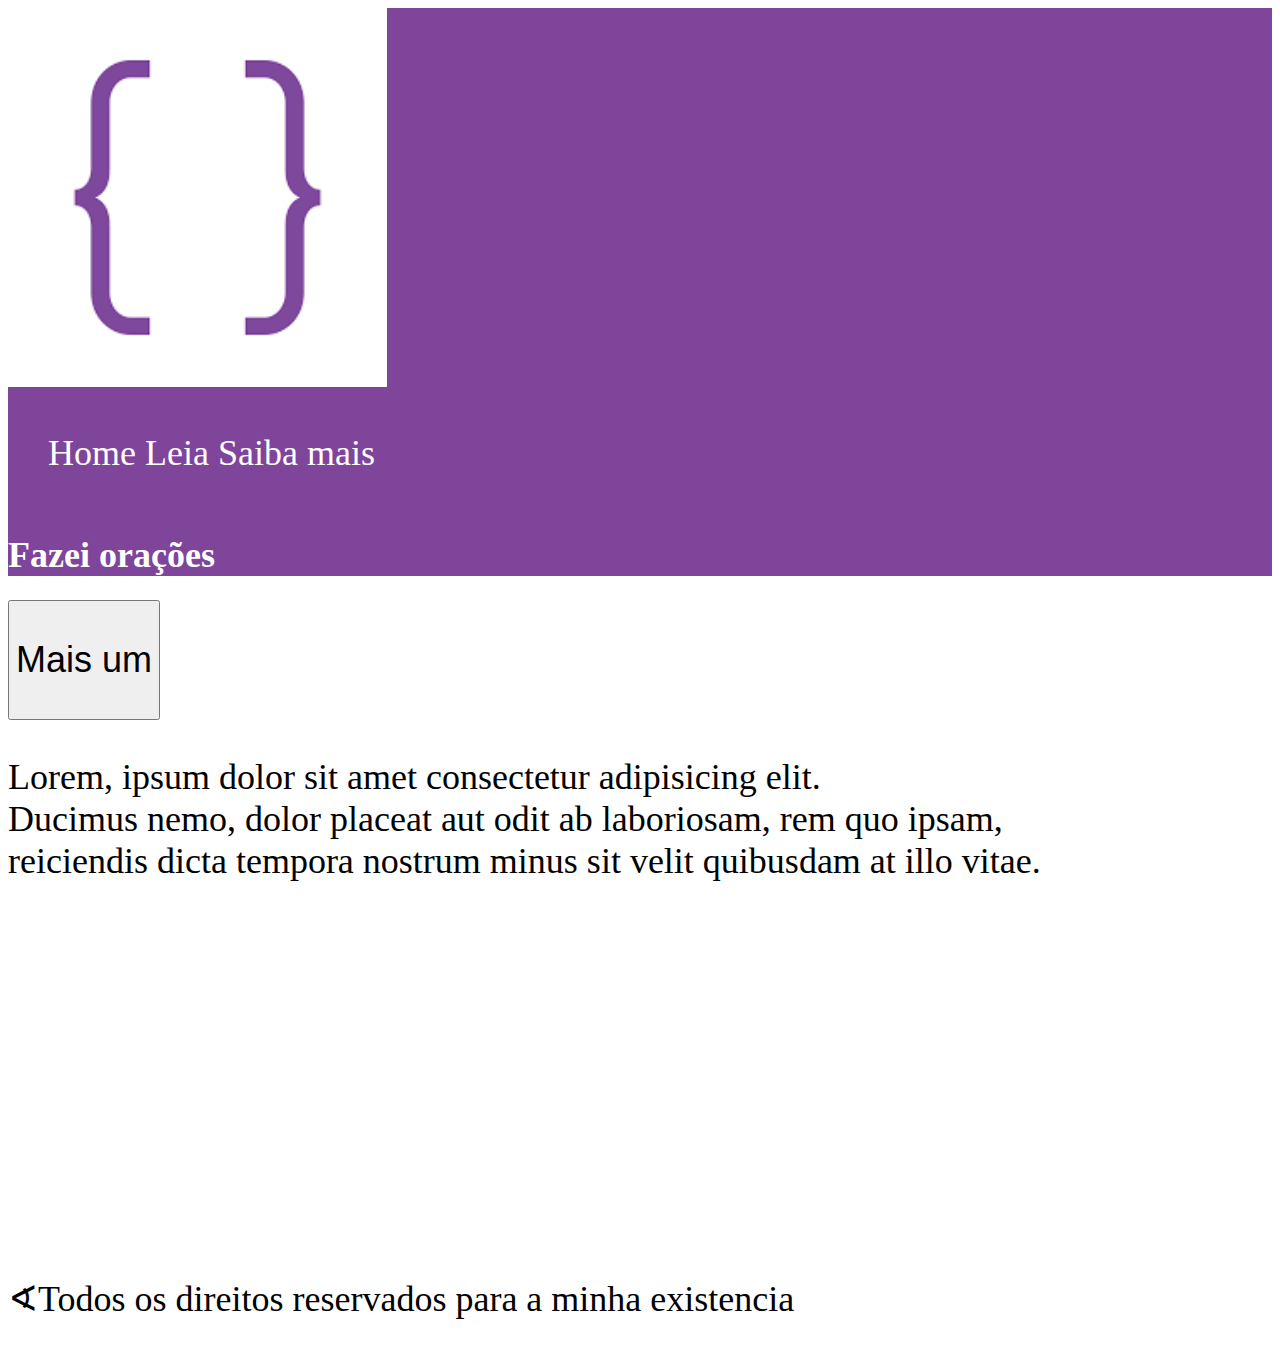
<file: API/index.html>
<!--DEUS CUIDA DMEIM
PROJETO QUE TRABALHA BEM em equipedescrição de prestação de serviço
prestação de serviço- apresentar o produto
Bootstrap- framework do Css
declaramos uma variavel
existem muitas formas de declarar uma variavel 
//else if não pode se declarada de novo
e nem receber um novo valor

var temperatura = 40;
if(temperatura > 30){
    let msg= "Ei, vamos à praia?";
    console.log(msg);
}
console.log(msg);
var msg ="Olá mundo!";
console.log(msg)  
o negocio e declarar somente uma variavel
como boas praticas de programação


//forA DA VARIAQVEL POSSO CRIAR OUTRA VAR
let escopo de bloco
const escopo de bloco
variavel var e um escopo global

ele coloca na classe os atributos
uma classe pode ser utilizada como molde
para criar varios objetos
//uma classe pode ser utiizada para criação
de varios objetos

class Carro {
    rodas = 4;
    qtdLitrosTanque = 40;
    buzinar(){
        console.log("bi-bi");        
    }
    constructor(rodas,capacidadeTanque){
        this.rodas = rodas;
        this.qtdlItrosTanque = capacidadeTanque;
    }
}

const fusca = new Carro(4,100)
const gol = new Carro(4,80)
console.log(fusca)

-->
<!DOCTYPE html>
<html lang="pt-br">
<head>
    <meta charset="UTF-8">
    <meta http-equiv="X-UA-Compatible" content="IE=edge">
    <meta name="viewport" content="width=device-width, initial-scale=1.0">
    <link rel="stylesheet" href="style.css">
    <script src="teste.js" defer></script>
    <title>Tester</title>
</head>
<body>
   <header>
    <img src="[data-uri]" alt="repro"width="30%">
    <br>
        <ul>
            <li>Home</li>
            <li>Leia</li>
            <li>Saiba mais</li>
        </ul>
        <h1>Fazei orações</h1>    
   </header>
    <!--body -->
    <button type="text" id="nome" onclick="botao()"><p>Mais um </p></button>
    <p>Lorem, ipsum dolor sit amet consectetur adipisicing elit.<br>
     Ducimus nemo, dolor placeat aut odit ab laboriosam, rem quo ipsam,<br>
     reiciendis dicta tempora nostrum minus sit velit quibusdam at illo vitae.</p>
     <iframe width="560" height="315" src="https://www.youtube.com/embed/dquKGNVMf2E" title="YouTube video player" frameborder="0" allow="accelerometer; autoplay; clipboard-write; encrypted-media; gyroscope; picture-in-picture" allowfullscreen></iframe>
    <!--footer-->      
    <footer>
        <p>&angsph;Todos os direitos reservados para a minha existencia</p>
    </footer>
</body>
</html>


<!--Tratamento de Erros
Erros: TRATAMENTO- CATCH
TRY
try/catch como se fosse if else
try{
    mochila.guardar("estojo");
} catch (erro){
    console.log("Não foimpossivel guardar na mochila");
    console.log(erro)
}
console.log("Esse codigo será executado mesmo quando ocorre erros");

 o erro acontece quando o numero de balas u numero de crianças e menor que zero

 // não recebe uma função de erro


o try não recebe parametro





erros 404 504 erros de rquisição so servidor http
são erros que são inerentes ao navegador
-->
</file>
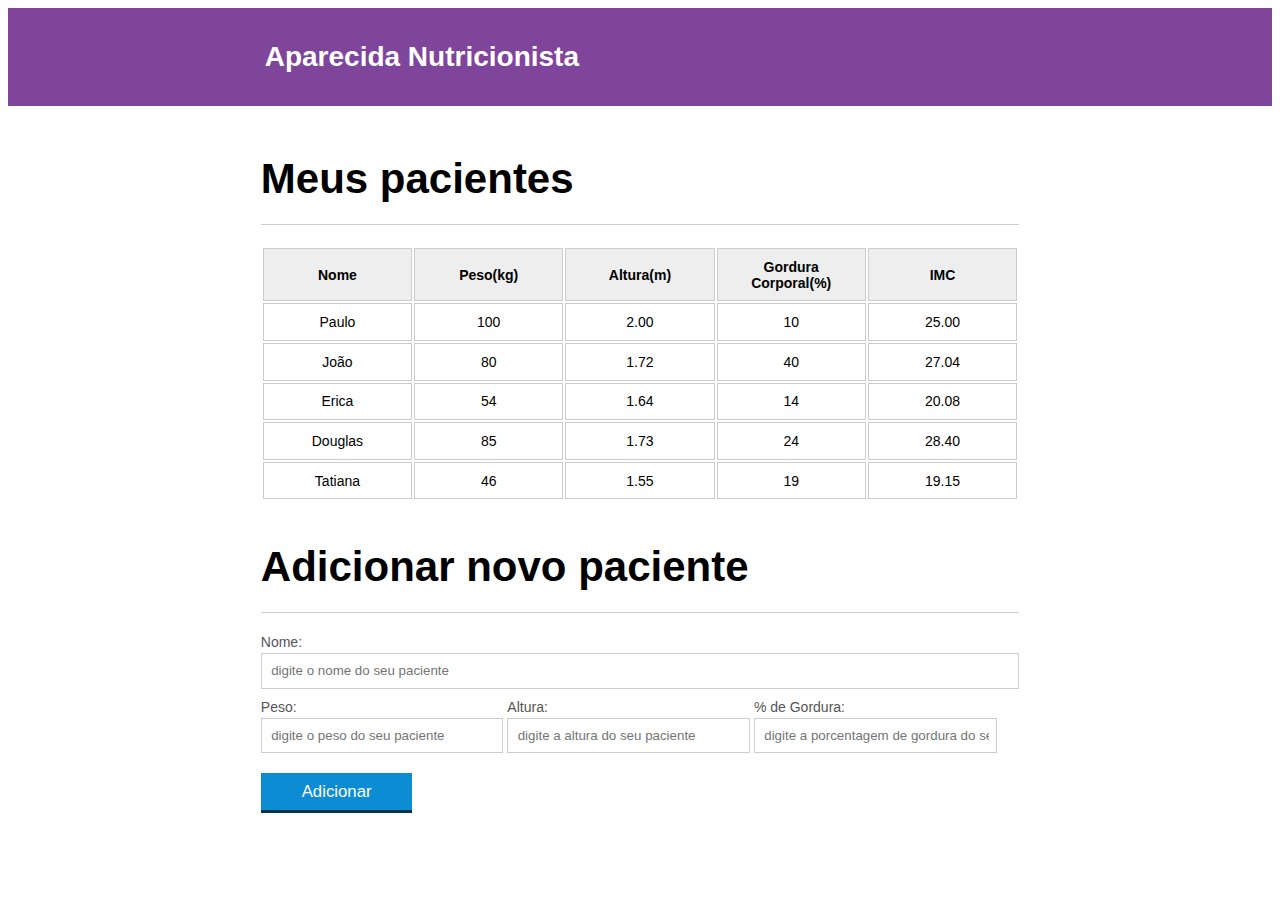
<file: aula3/index.html>
<!DOCTYPE html>
<html lang="pt-br">
<head>
    <meta charset="UTF-8">
    <meta http-equiv="X-UA-Compatible" content="IE=edge">
    <meta name="viewport" content="width=device-width, initial-scale=1.0">
    <link rel="stylesheet" href="index.css">
    <title>projeto</title>
    <script src="calcula-imc.js" defer></script>
	<script src="form.js" defer></script>
	<script src="remover-paciente.js" defer></script>
	<script src="filtro.js" defer></script>
</head>
<body>
    <header>
		<div class="container">
			<h2 class="titulo">Ana Nutricionista</h2>
		</div>
	</header>
	<main>
		<section class="container">
			<h2>Meus pacientes</h2>
			<table>
				<thead>
					<tr>
						<th>Nome</th>
						<th>Peso(kg)</th>
						<th>Altura(m)</th>
						<th>Gordura Corporal(%)</th>
						<th>IMC</th>
					</tr>
				</thead>
				<tbody id="tabela-pacientes">
					<tr class="paciente" id="primeiro-paciente">
						<td class="info-nome">Paulo</td>
						<td class="info-peso">100</td>
						<td class="info-altura">2.00</td>
						<td class="info-gordura">10</td>
						<td class="info-imc">0</td>
					</tr>

					<tr class="paciente">
						<td class="info-nome">João</td>
						<td class="info-peso">80</td>
						<td class="info-altura">1.72</td>
						<td class="info-gordura">40</td>
						<td class="info-imc">0</td>
					</tr>

					<tr class="paciente">
						<td class="info-nome">Erica</td>
						<td class="info-peso">54</td>
						<td class="info-altura">1.64</td>
						<td class="info-gordura">14</td>
						<td class="info-imc">0</td>
					</tr>

					<tr class="paciente">
						<td class="info-nome">Douglas</td>
						<td class="info-peso">85</td>
						<td class="info-altura">1.73</td>
						<td class="info-gordura">24</td>
						<td class="info-imc">0</td>
					</tr>
					<tr class="paciente">
						<td class="info-nome">Tatiana</td>
						<td class="info-peso">46</td>
						<td class="info-altura">1.55</td>
						<td class="info-gordura">19</td>
						<td class="info-imc">0</td>
					</tr>
				</tbody>
			</table>

		</section>
	</main>
<section class="container">
    <h2 id="titulo-form">Adicionar novo paciente</h2>
    <form id="form-adiciona">
        <div class="">
            <label for="nome">Nome:</label>
            <input id="nome" name="nome" type="text" placeholder="digite o nome do seu paciente" class="campo">
        </div>
        <div class="grupo">
            <label for="peso">Peso:</label>
            <input id="peso" name="peso" type="text" placeholder="digite o peso do seu paciente" class="campo campo-medio">
        </div>
        <div class="grupo">
            <label for="altura">Altura:</label>
            <input id="altura" name="altura" type="text" placeholder="digite a altura do seu paciente" class="campo campo-medio">
        </div>
        <div class="grupo">
            <label for="gordura">% de Gordura:</label>
            <input id="gordura" name="gordura" type="text" placeholder="digite a porcentagem de gordura do seu paciente" class="campo campo-medio">
        </div>

        <button id="adicionar-paciente" class="botao bto-principal">Adicionar</button>
    </form>
</section>
</body>
</html>
</file>
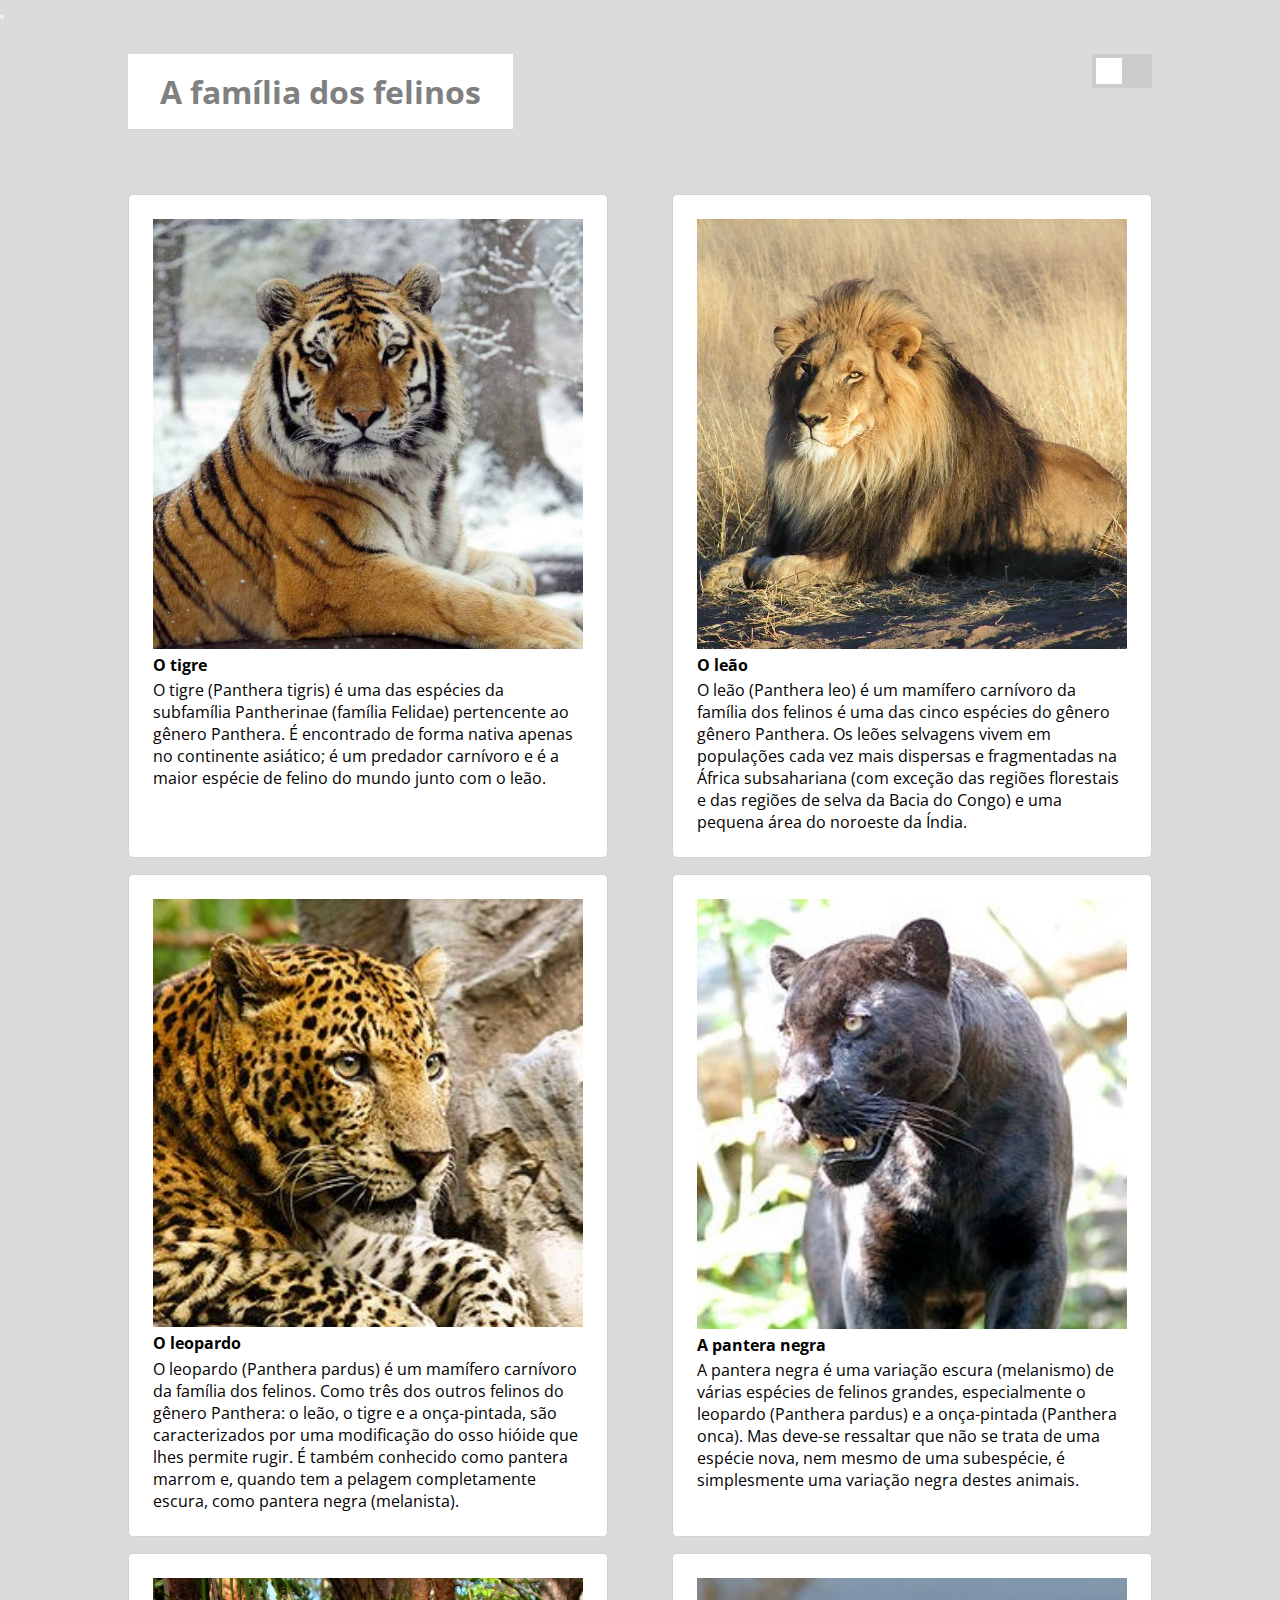
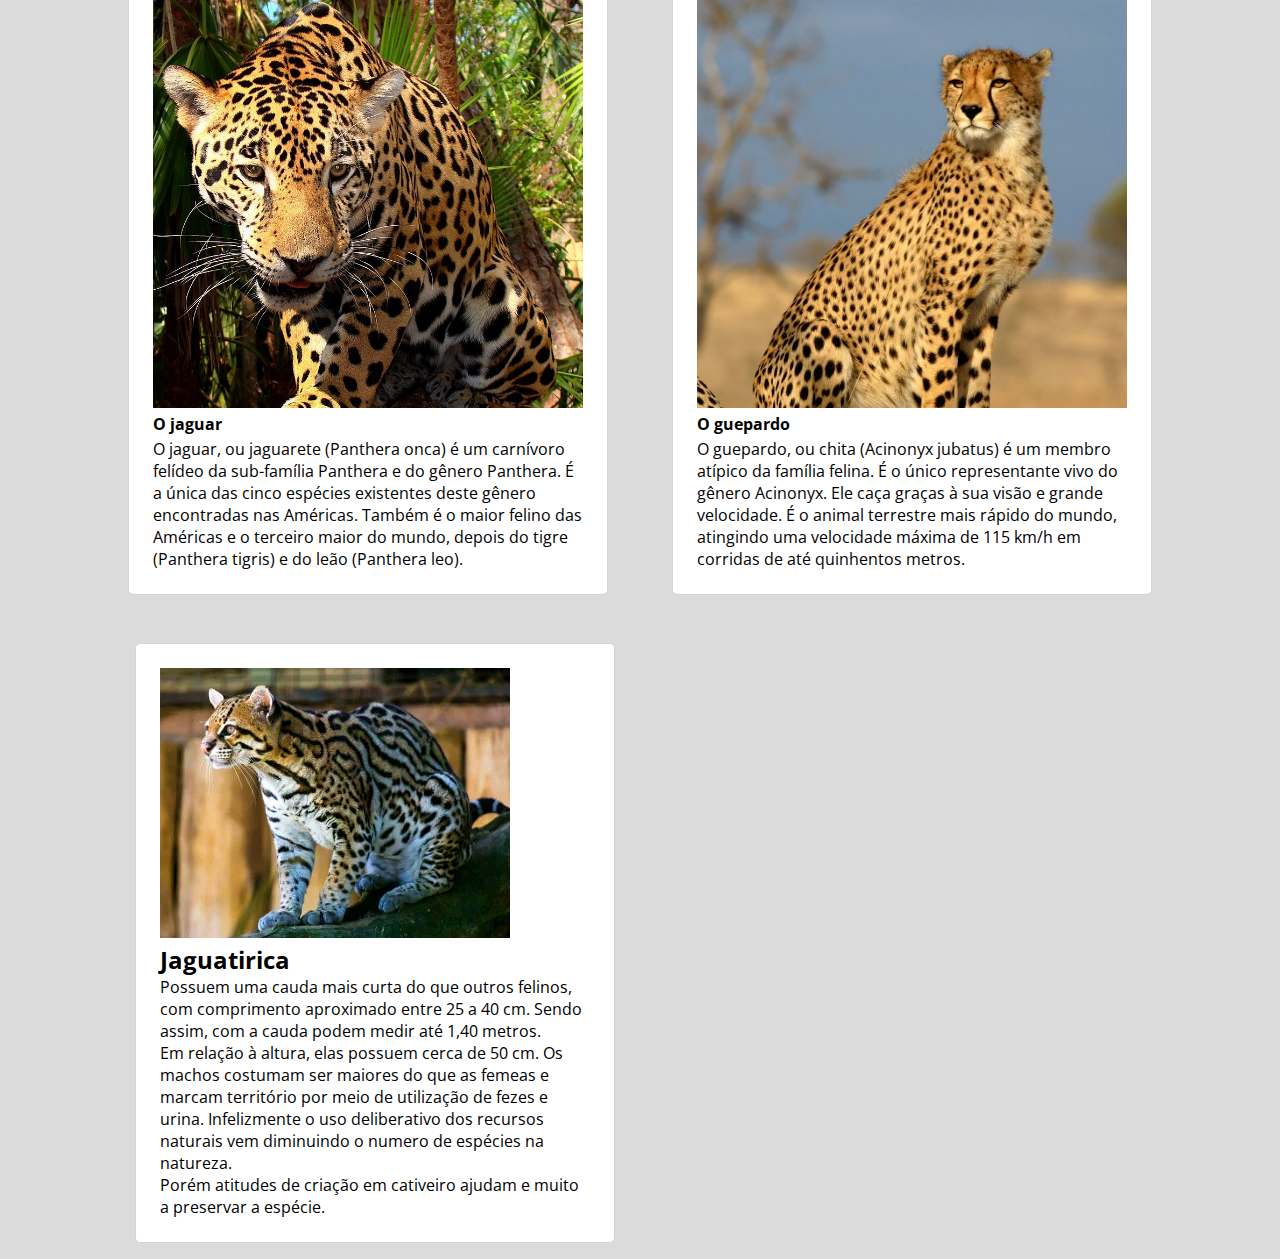
<file: aula6/index.html>
<!DOCTYPE html>
<html lang="pt-BR">

<head>
  <meta charset="UTF-8">
  <meta http-equiv="X-UA-Compatible" content="IE=edge">
  <meta name="viewport" content="width=device-width, initial-scale=1.0">
  <link rel="stylesheet" href="styles.css">
  <link rel="stylesheet" href="switch.css">
  <script src="script_mesa_aula5.js" defer></script>
  <title>Aula 5 - Modificar elementos com JS </title>
</head>

<body class="pink">
<button onclick="changeTheme()" class="main-menu"></button>
  <div class="container">
    <h1>A família dos felinos</h1>

    <!-- Exemplo de switch, retiado do W3Schools 
      -> https://www.w3schools.com/howto/howto_css_switch.asp
    -->
    <label class="switch">
      <!-- OnChnaged -> Fica obervando 'mudanças' no comportamento do input -->
      <input id="toggleSwitch" type="checkbox" onchange="alteraTema()">
      <span class="slider"></span>
    </label>

  </div>

  <div class="container">
    <div class="item">
      <img src="tiger.jpg">
      <h2>O tigre</h2>
      <p>
        O tigre (Panthera tigris) é uma das espécies da subfamília Pantherinae (família Felidae)
        pertencente ao gênero Panthera. É encontrado de forma nativa apenas no continente asiático; é um predador
        carnívoro e
        é a maior espécie de felino do mundo junto com o leão.
      </p>
    </div>
    <div class="item">
      <img src="leon.jpg">
      <h2>O leão</h2>
      <p>
        O leão (Panthera leo) é um mamífero carnívoro da família dos felinos é uma das cinco espécies do gênero
        gênero Panthera. Os leões selvagens vivem em populações cada vez mais dispersas e fragmentadas na África
        subsahariana
        (com exceção das regiões florestais e das regiões de selva da Bacia do Congo) e uma pequena área do noroeste da
        Índia.
      </p>
    </div>
    <div class="item">
      <img src="leopardo.jpg">
      <h2>O leopardo</h2>
      <p>
        O leopardo (Panthera pardus) é um mamífero carnívoro da família dos felinos. Como três dos outros
        felinos do gênero Panthera: o leão, o tigre e a onça-pintada, são caracterizados por uma modificação do osso
        hióide que lhes permite rugir.
        É também conhecido como pantera marrom e, quando tem a pelagem completamente escura, como pantera negra
        (melanista).
      </p>
    </div>
    <div class="item">
      <img src="pantera-negra.jpg">
      <h2>A pantera negra</h2>
      <p>
        A pantera negra é uma variação escura (melanismo) de várias espécies de felinos grandes, especialmente o
        leopardo (Panthera pardus) e a onça-pintada (Panthera onca).
        Mas deve-se ressaltar que não se trata de uma espécie nova, nem mesmo de uma subespécie, é simplesmente uma
        variação negra destes animais.
      </p>
    </div>
    <div class="item">
      <img src="jaguar.jpg">
      <h2>O jaguar</h2>
      <p>
        O jaguar, ou jaguarete (Panthera onca) é um carnívoro felídeo da sub-família Panthera e do
        gênero Panthera. É a única das cinco espécies existentes deste gênero encontradas nas Américas. Também
        é o maior felino das Américas e o terceiro maior do mundo, depois do tigre (Panthera tigris) e do leão (Panthera
        leo).
      </p>
    </div>
    <div class="item">
      <img src="chita.jpg">
      <h2>O guepardo</h2>
      <p>
        O guepardo, ou chita (Acinonyx jubatus) é um membro atípico da família felina. É o único
        representante vivo do gênero Acinonyx. Ele caça graças à sua visão e grande velocidade. É o animal terrestre
        mais rápido
        do mundo, atingindo uma velocidade máxima de 115 km/h em corridas de até quinhentos metros.
      </p>
    </div>
  </div>
  <div class="item2">
    <img src="jaguatirica.webp">
    <h2>Jaguatirica</h2>
    <p>Possuem uma cauda mais curta do que outros felinos, com comprimento aproximado entre 25 a 40 cm. Sendo assim, com a cauda podem medir até 1,40 metros.<br>
       Em relação à altura, elas possuem cerca de 50 cm.
      Os machos costumam ser maiores do que as femeas e marcam território
    por meio de utilização de fezes e urina.
    Infelizmente o uso deliberativo dos recursos naturais vem diminuindo o numero de espécies na natureza.<br>
    Porém atitudes de criação em cativeiro ajudam e muito a preservar a espécie.
  </p>
  </div>
  
</body>

</html>
</file>
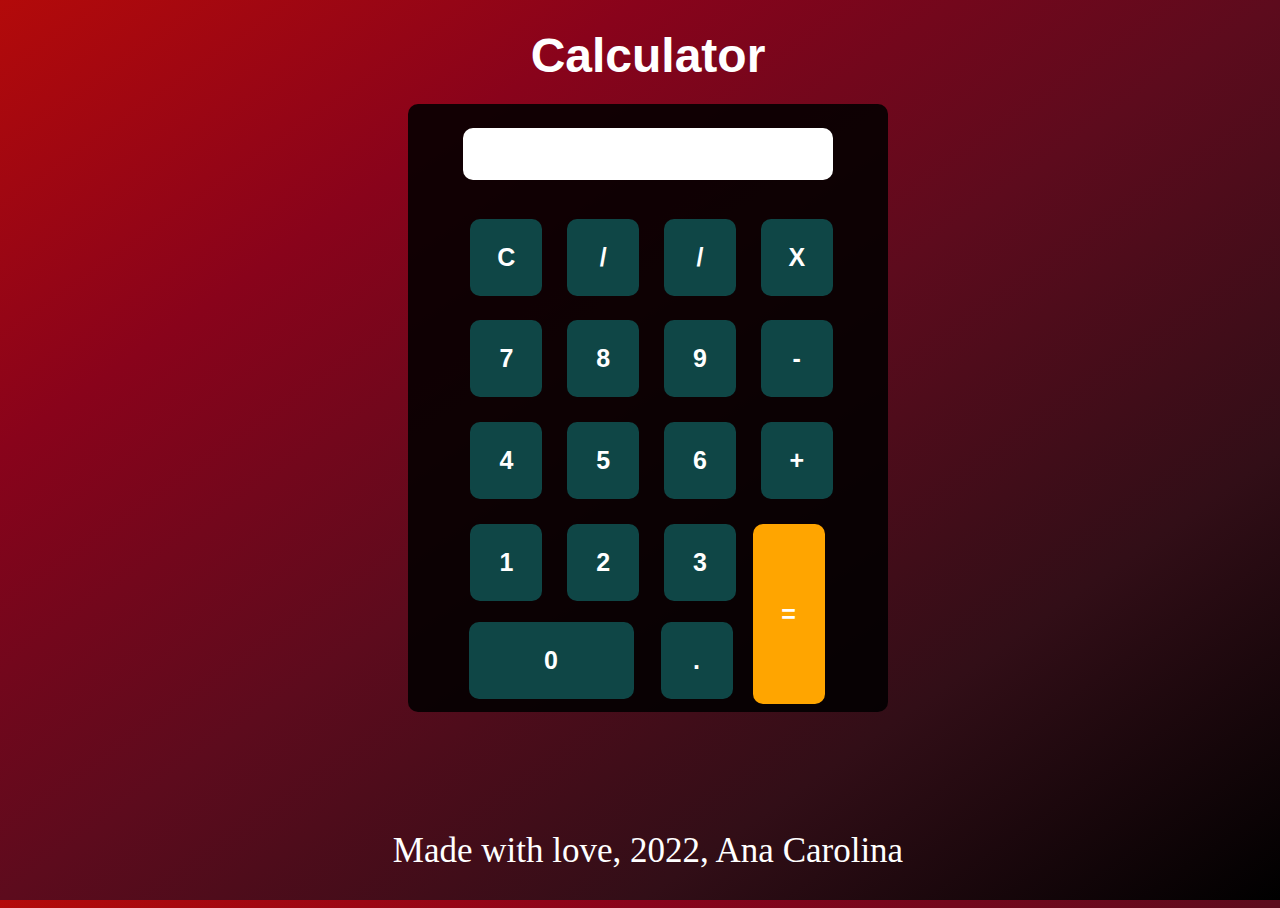
<file: calculadora/index.html>
<!DOCTYPE html>
<html lang="pt-br">
<head>
    <meta charset="UTF-8">
    <meta http-equiv="X-UA-Compatible" content="IE=edge">
    <meta name="viewport" content="width=device-width, initial-scale=1.0">
    <link rel="stylesheet" href="style.css">
    <title>Calculadora</title>
</head>
<body>
    <header class="cabeçalho">
        <h1>Calculator</h1>
    </header>
    <main>
        <div class="calculadora">
            <table class="container__calculadora">
                <thead class="resultado">
                <h2 class="h2"></h2>
            </thead>
            <tr class="tr">
                <td class="td"><button class="btn" data-clean="c">C</button></td>
                <td class="td"><button class="btn" data-clean="del"> /</button></td>
                <td class="td"><button class="btn" data-option="/">/</button></td>
                <td class="td"><button class="btn" data-option="*">X</button></td>
            </tr>
            <tr class="tr">
                <td class="td"><button class="btn" data-option="7">7</button></td>
                <td class="td"><button class="btn" data-option="8"> 8</button></td>
                <td class="td"><button class="btn" data-option="9">9</button></td>
                <td class="td"><button class="btn" data-option="-">-</button></td>
            </tr>
            <tr class="tr">
                <td class="td"><button class="btn" data-option="4">4</button></td>
                <td class="td"><button class="btn" data-option="5"> 5</button></td>
                <td class="td"><button class="btn" data-option="6">6</button></td>
                <td class="td"><button class="btn" data-option="+">+</button></td>
            </tr>
            <tr class="tr">
                <td class="td"><button class="btn" data-option="1">1</button></td>
                <td class="td"><button class="btn" data-option="2"> 2</button></td>
                <td class="td"><button class="btn" data-option="3">3</button></td>
                <td class="td"><button class="btn" data-result="calcular">=</button></td>
            </tr>
            <tr class="tr">
            <td><button class="btn" data-option="0">0</button></td>
            <td><button class="btn" data-option=".">.</button></td>
            </tr>
            </table>
        </div>
    </main>
    <footer class="footer">
        <div class="container__footer">
            <p>Made with love, 2022, Ana Carolina</p>
        </div>
        <script src="script.js"></script>
    </footer>
</body>
</html>
</file>
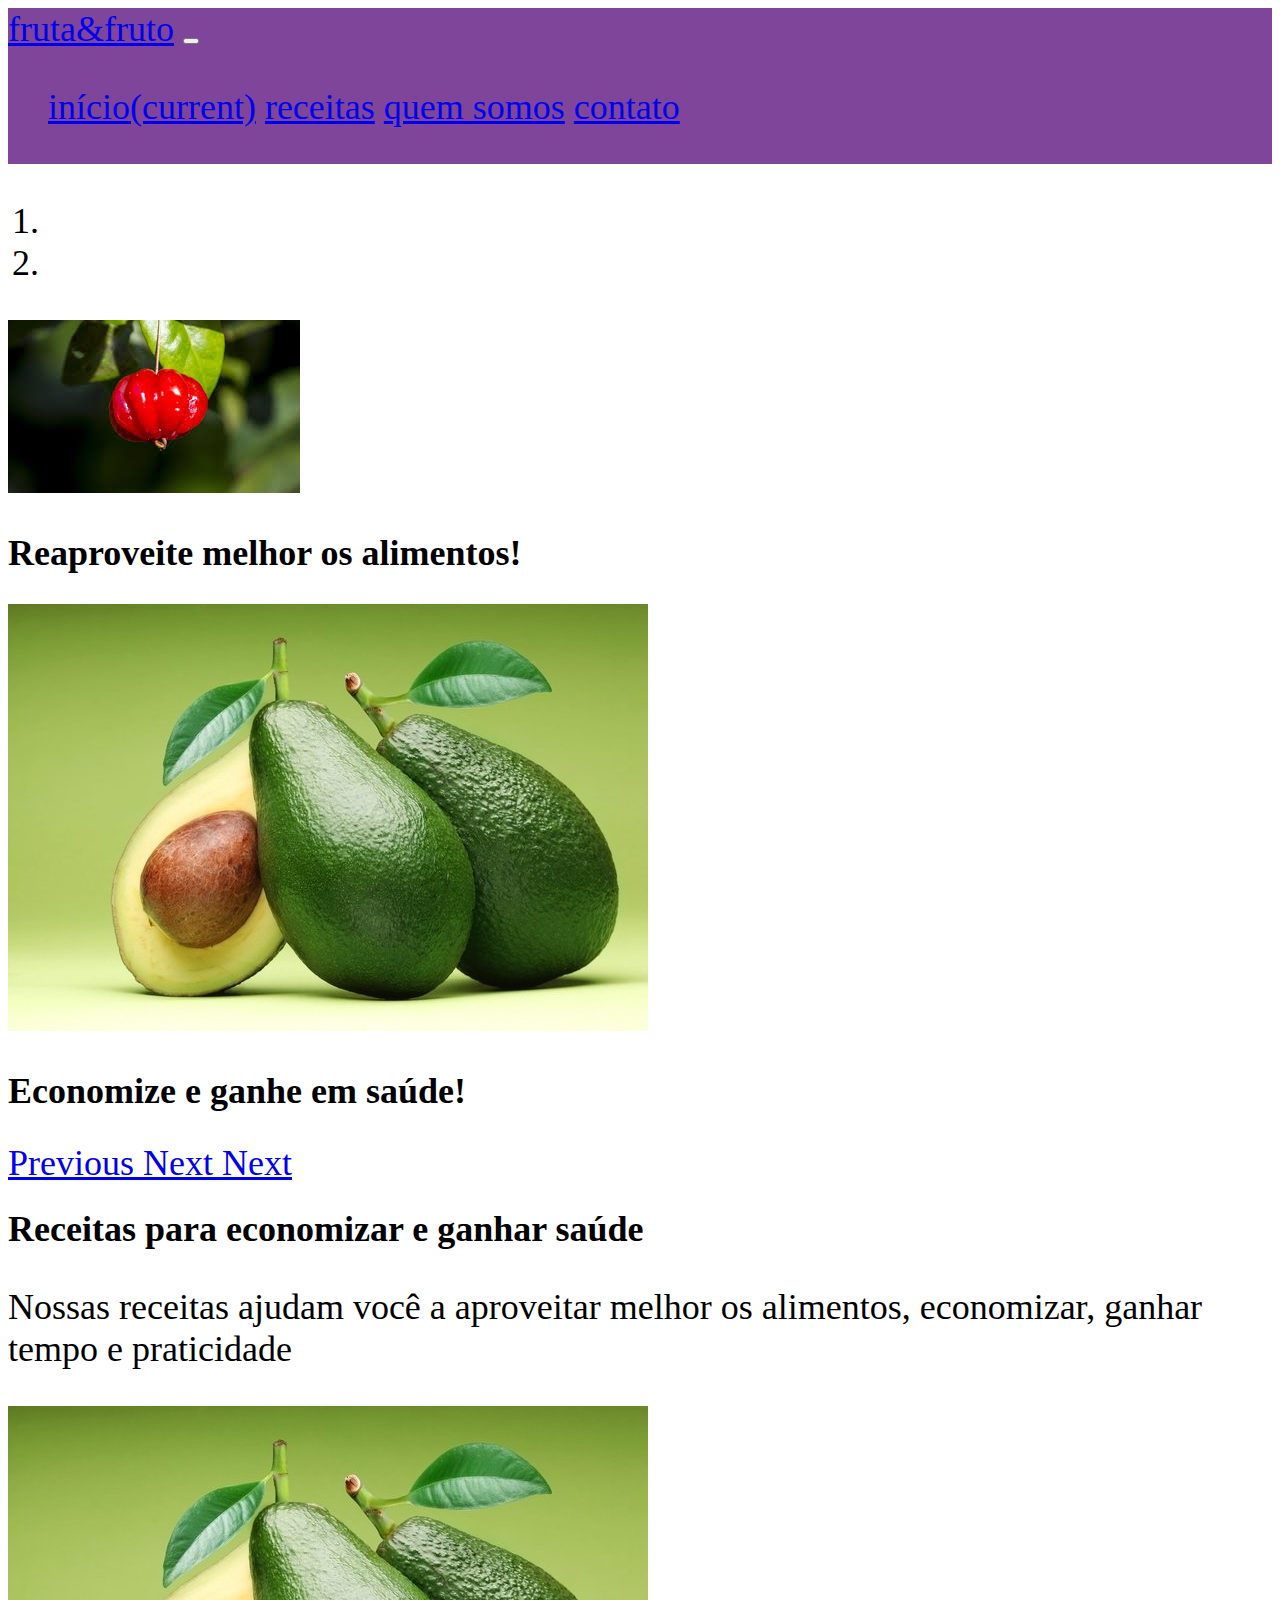
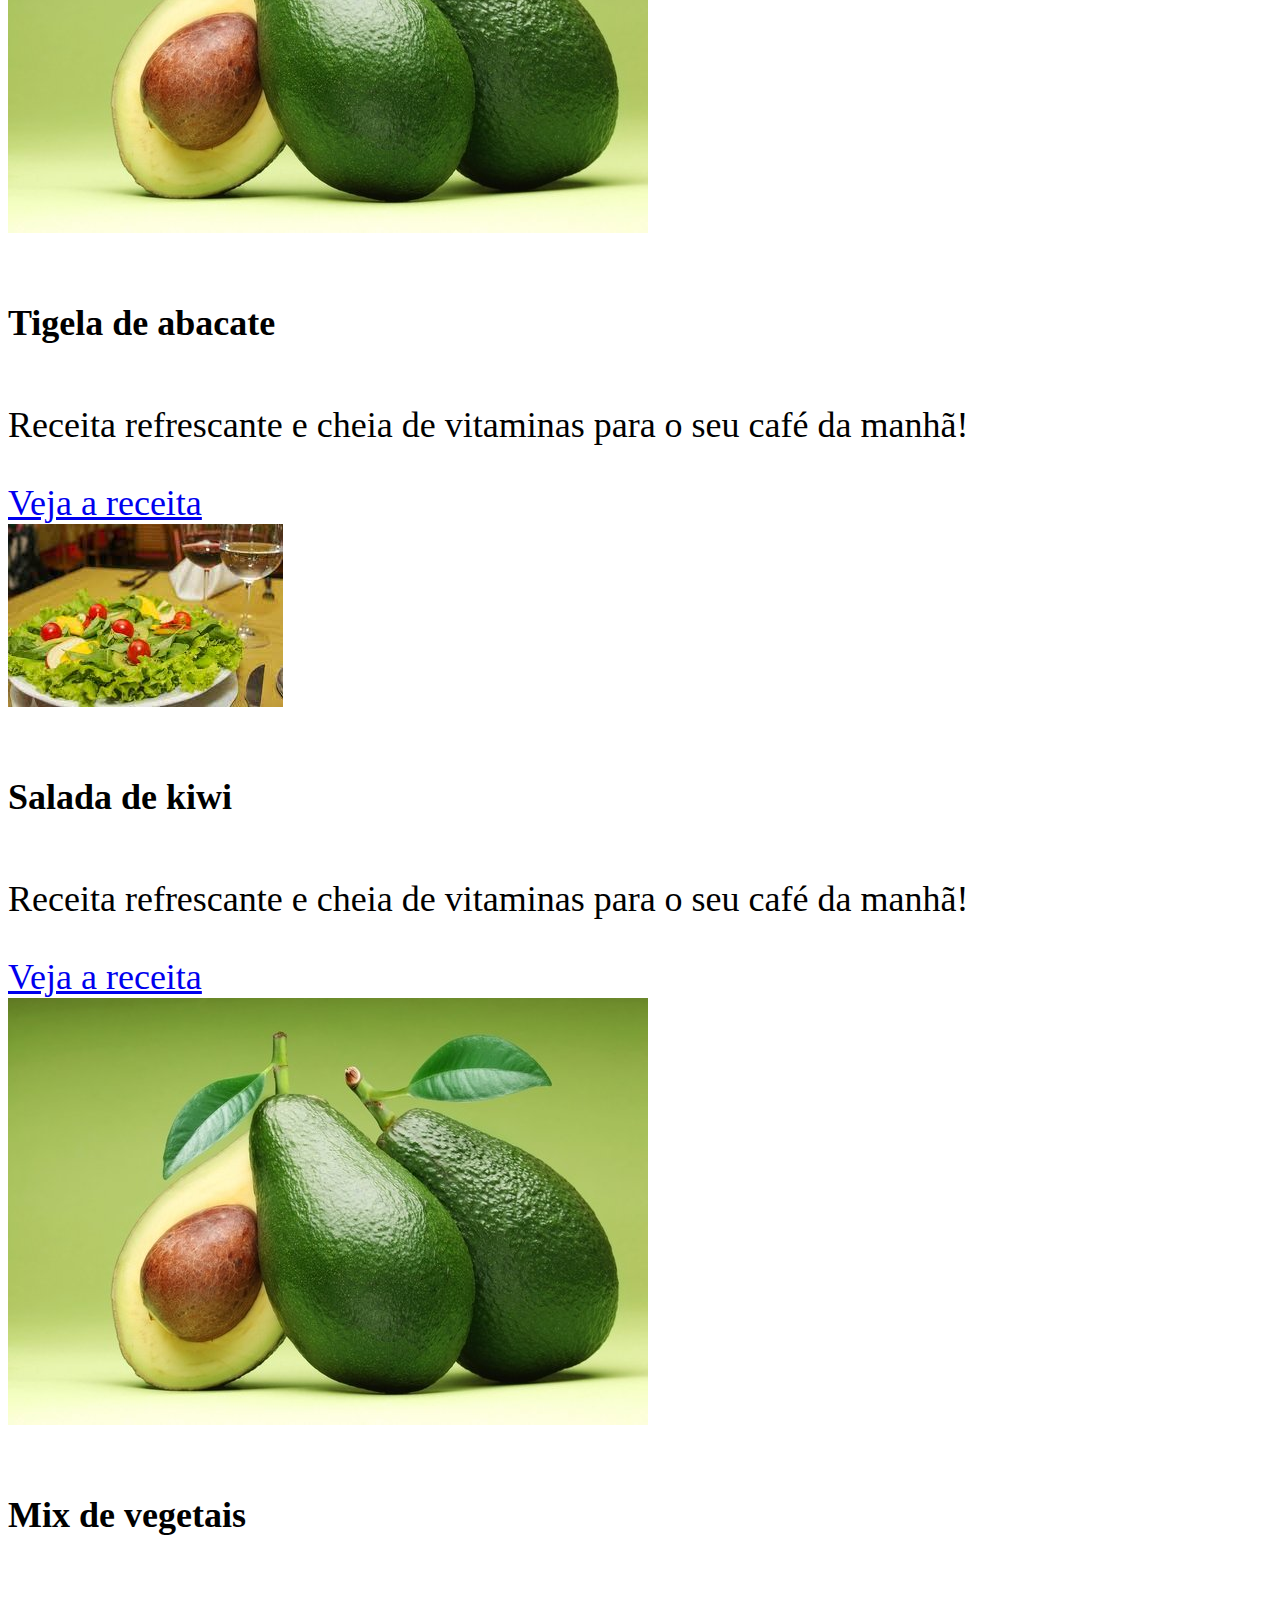
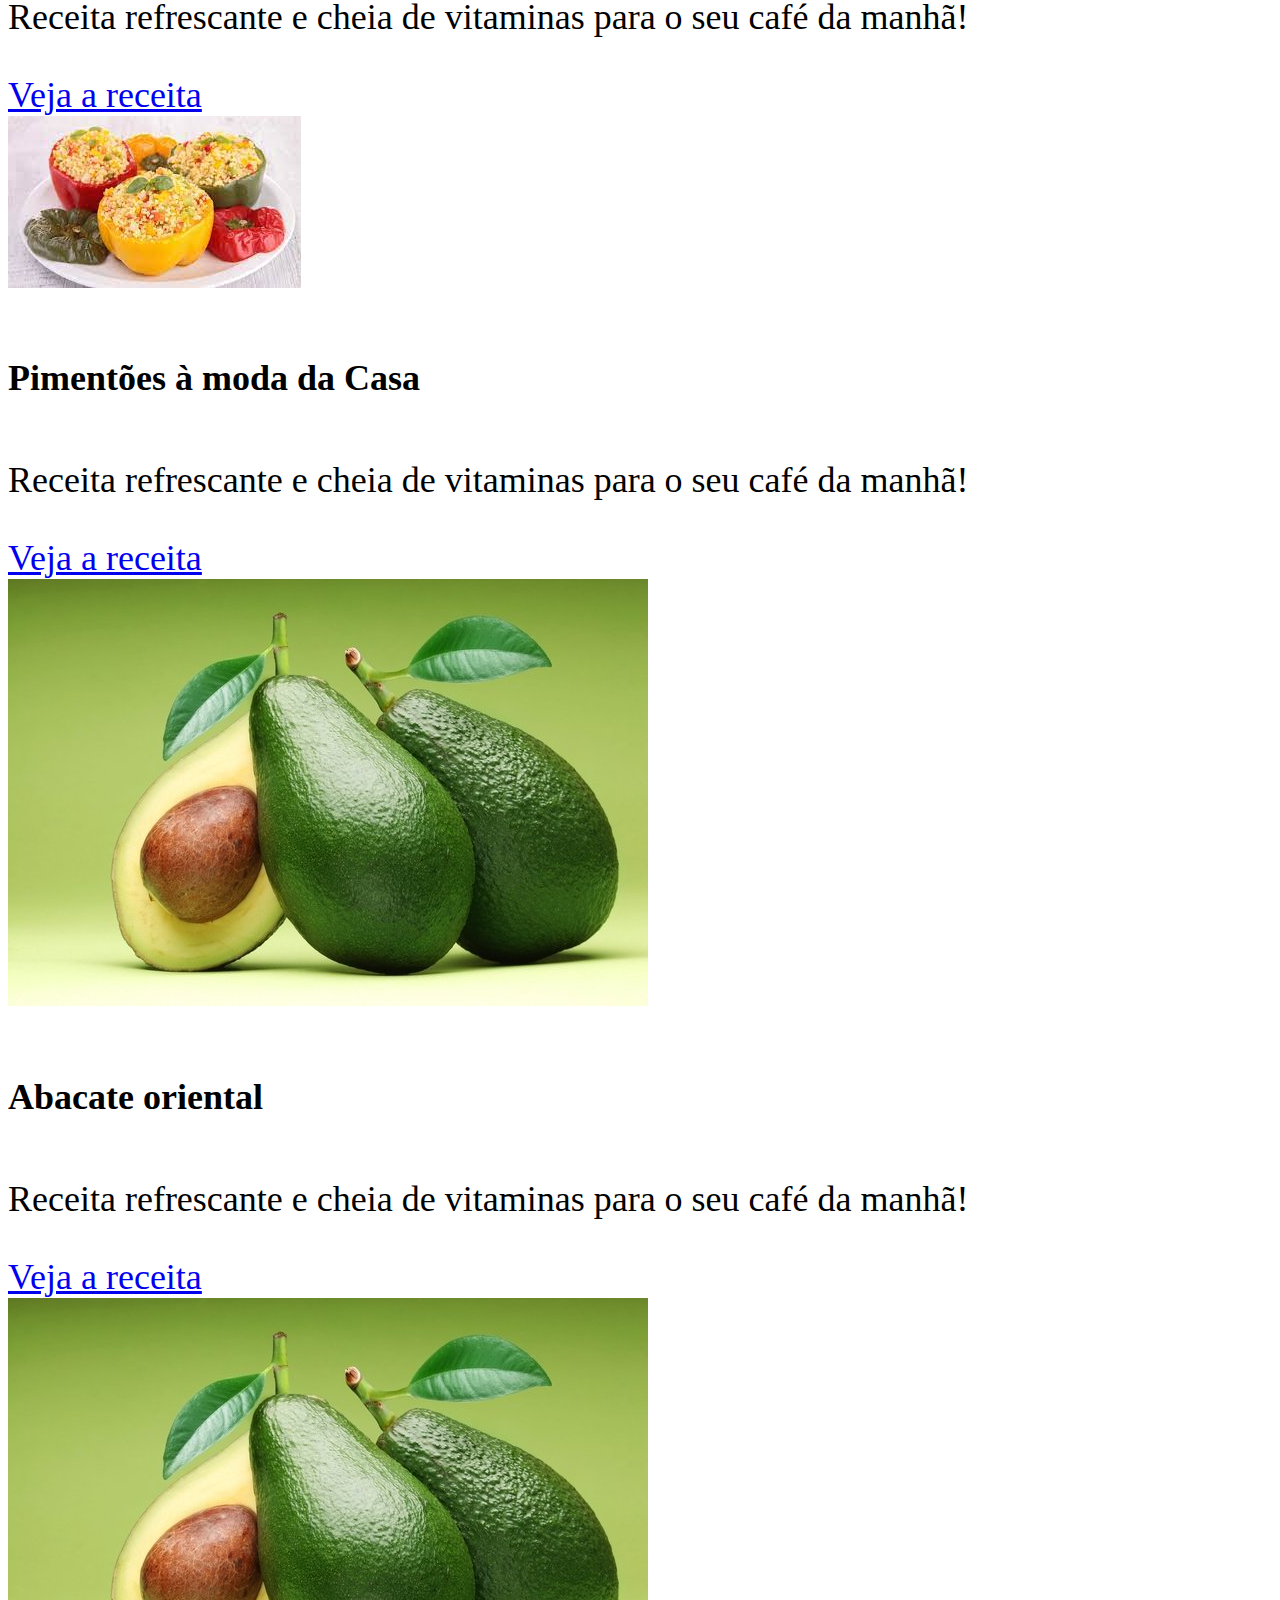
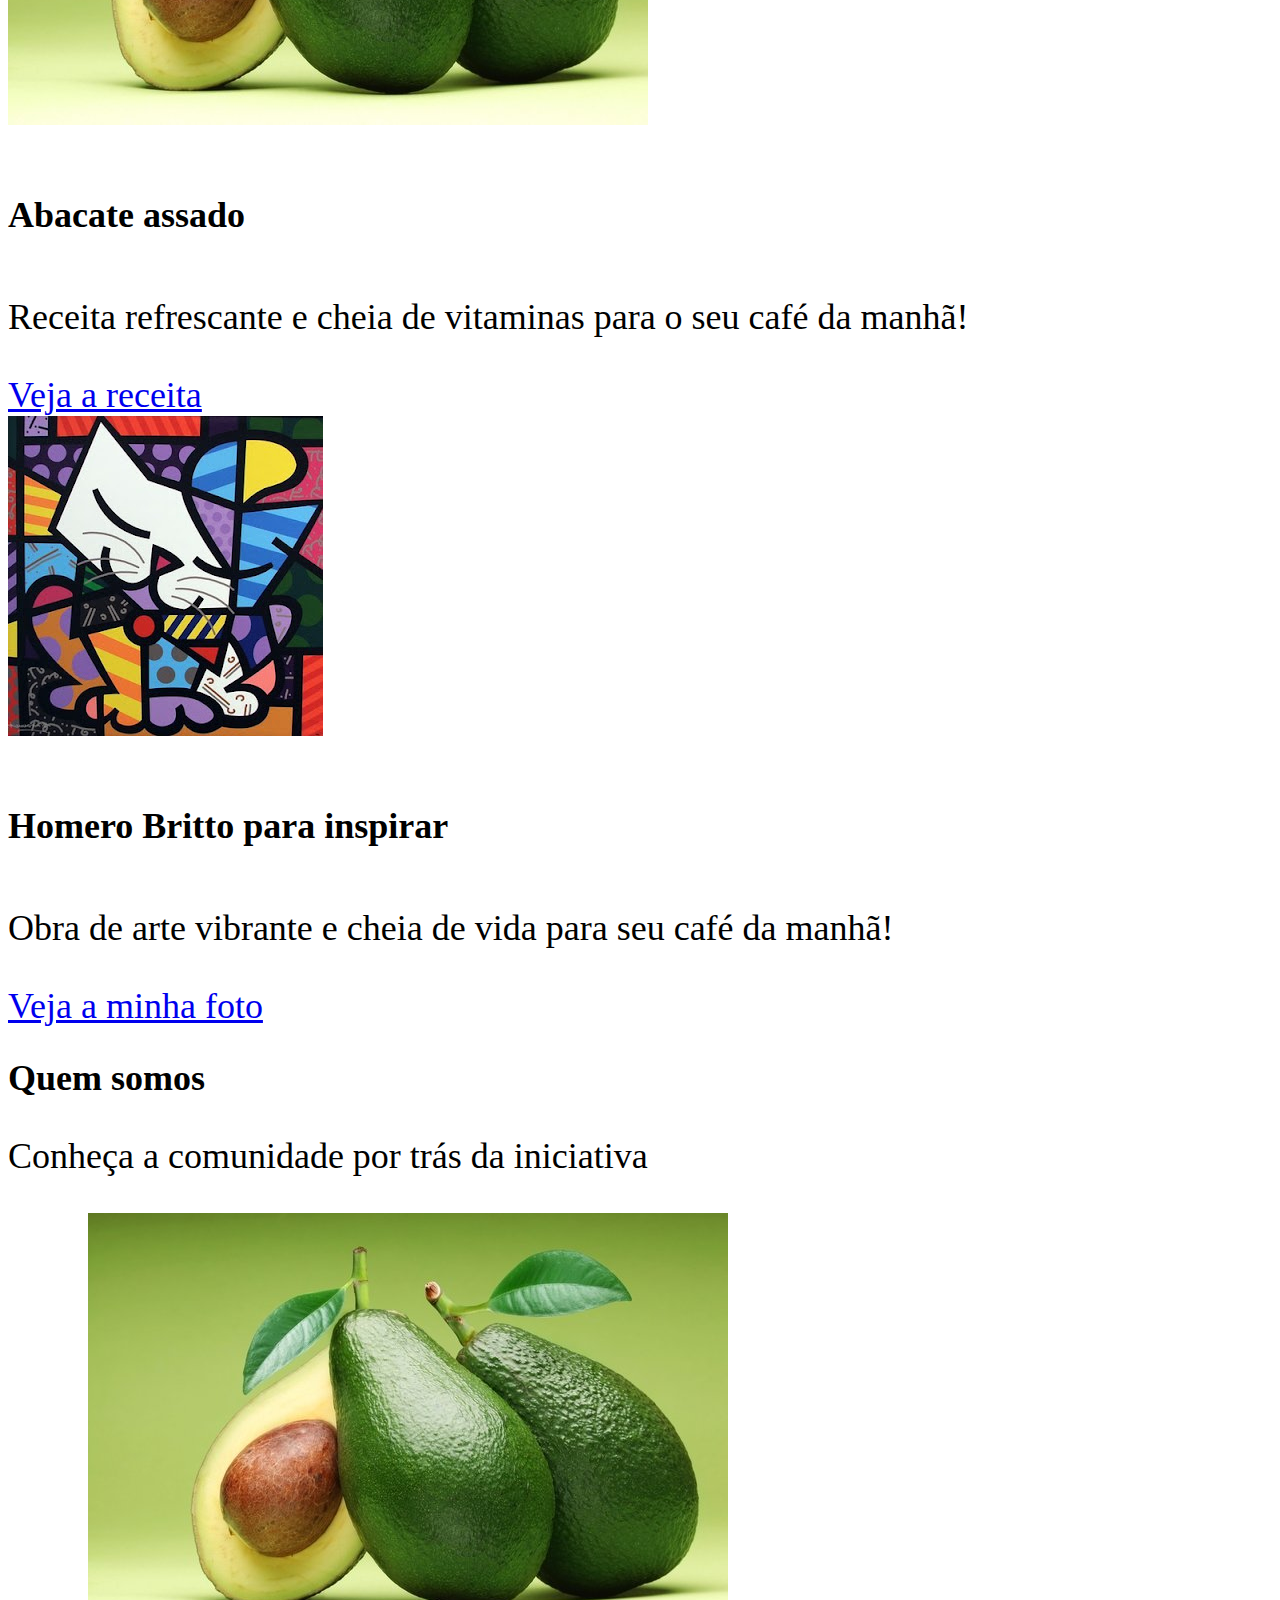
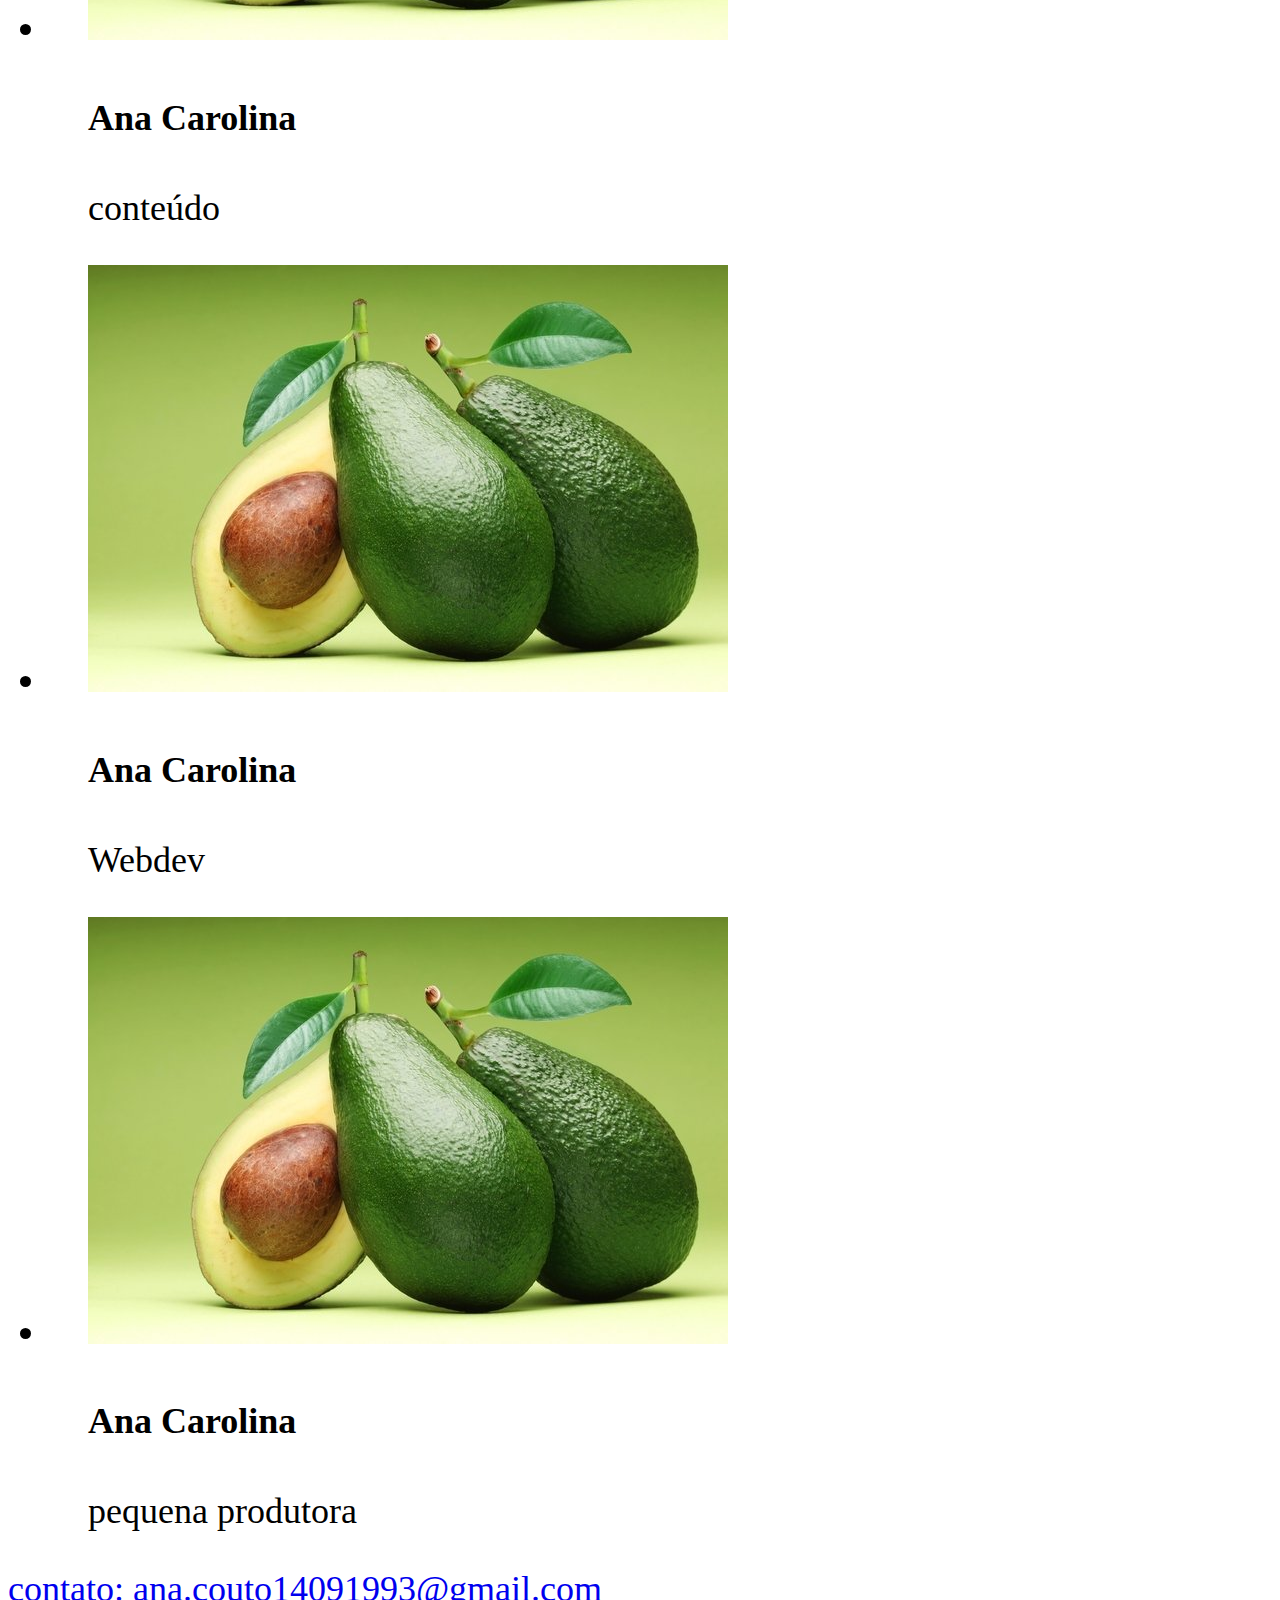
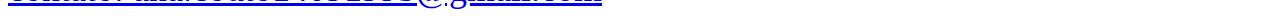
<file: API/index3.html>
<!DOCTYPE html>
<html lang="pt-br">
<head>
  <meta charset="utf-8">
  <meta name="viewport" content="width=device-width, initial-scale=1">
  <link rel="stylesheet" href="https://stackpath.bootstrapcdn.com/bootstrap/4.2.1/css/bootstrap.min.css" integrity="sha384-GJzZqFGwb1QTTN6wy59ffF1BuGJpLSa9DkKMp0DgiMDm4iYMj70gZWKYbI706tWS" crossorigin="anonymous">
  <link rel="stylesheet" href="https://use.fontawesome.com/releases/v5.7.1/css/all.css" integrity="sha384-fnmOCqbTlWIlj8LyTjo7mOUStjsKC4pOpQbqyi7RrhN7udi9RwhKkMHpvLbHG9Sr" crossorigin="anonymous">
  <link href="https://fonts.googleapis.com/css?family=Pacifico" rel="stylesheet"> 
  <link rel="stylesheet" type="text/css" href="style.css">
  <title>fruta e fruto</title>
</head>
<body>
<!--header-->
  <header>
    <nav class="navbar navbar-expand-lg navbar-light bg-light fixed-top">
      <a class="navbar-brand fonte-titulo texto-cor-especial" id="cor-titulo" href="#">fruta&fruto</a>
      <button class="navbar-toggler" type="button" data-toggle="collapse" data-target="#navbarNavDropdown" aria-controls="navbarNavDropdown" aria-expanded="false" aria-label="Toggle navigation"><span class="navbar-toggler-icon"></span></button>
      <div class="collapse navbar-collapse justify-content-end" id="navbarNavDropdown">
        <ul class="navbar-nav">
          <li class="nav-item active">
            <a class="nav-link" href="#">início<span class="sr-only">(current)</span></a>
          </li>
          <li class="nav-item">
            <a class="nav-link" href="#receitas">receitas</a>
          </li>
          <li class="nav-item">
            <a class="nav-link" href="#quem-somos">quem somos</a>
          </li>
          <li class="nav-item">
            <a class="nav-link" data-toggle="modal" data-target="#modal-contato" href="#">contato</a>
          </li>
        </ul>
      </div>
    </nav>
  </header>

  <main>

    <section id="carrossel-principal">
      <div id="carousel-controladores" class="carousel slide" data-ride="carousel" data-interval="3000">
        <ol class="carousel-indicators">
          <li data-target="#carousel-controladores" data-slide-to="0" class="active"></li>
          <li data-target="#carousel-controladores" data-slide-to="1"></li>
        </ol>
        <div class="carousel-inner">
          <div class="carousel-item active">
            <img src="fruta.jpg" class="imagem-carrossel d-block w-100" alt="barraca de frutas e verduras em uma feira livre">
            <div class="carousel-caption h-50 d-none d-md-block">
              <h2 class="fonte-titulo shadow-sm text-center display-4">Reaproveite melhor os alimentos!</h2>
            </div>
          </div>
          <div class="carousel-item">
            <img src="abacate.jpg" class="imagem-carrossel d-block w-100" alt="tigelas com ingredientes culinários sendo manuseadas por pessoas, vistas por cima">
            <div class="carousel-caption h-50 d-none d-md-block">
              <h2 class="fonte-titulo shadow-sm text-center display-4">Economize e ganhe em saúde!</h2>
            </div>
          </div>
        </div>
        <a class="carousel-control-prev" href="#carousel-controladores" role="button" data-slide="prev">
          <span class="carousel-control-prev-icon" aria-hidden="true"></span>
          <span class="sr-only">Previous</span>
        </a>
        <a class="carousel-control-next" href="#carousel-controladores" role="button" data-slide="next">
          <span class="carousel-control-next-icon" aria-hidden="true"></span>
          <span class="sr-only">Next</span>
        </a>
        <a class="carousel-control-next" href="#carousel-controladores" role="button" data-slide="next">
          <span class="carousel-control-next-icon" aria-hidden="true"></span>
          <span class="sr-only">Next</span>
        </a>
      </div>
    </section>

    <section id="titulo">
      <div class="py-5 px-2">
        <h1 class="text-center texto-cor-especial fonte-titulo">Receitas para economizar e ganhar saúde</h1>
        <p class="text-center text-secondary">Nossas receitas ajudam você a aproveitar melhor os alimentos, economizar, ganhar tempo e praticidade</p>
      </div>
    </section>

    <section id="receitas" class="bg-light">
      <div class="container pb-5">
        <div class="row justify-content-md-around justify-content-center">

          <article class="card mt-5 borda-cor-especial card-imagem">
            <img src="abacate.jpg" class="card-imagem-top" alt="tigela com salada de abacate, vista superior">
            <div class="card-body">
              <h5 class="card-title">Tigela de abacate</h5>
              <p class="card-text">Receita refrescante e cheia de vitaminas para o seu café da manhã!</p>
              <a href="#" class="btn btn-cor-especial" data-toggle="modal" data-target="#modal-receita">Veja a receita</a>
            </div>
          </article>

          <article class="card mt-5 borda-cor-especial card-imagem">
            <img src="kiwi.jpg" class="card-imagem-top" alt="tigela de mingau com kiwi, vista superior">
            <div class="card-body">
              <h5 class="card-title">Salada de kiwi</h5>
              <p class="card-text">Receita refrescante e cheia de vitaminas para o seu café da manhã!</p>
              <a href="#" class="btn btn-cor-especial">Veja a receita</a>
            </div>
          </article>

          <article class="card mt-5 borda-cor-especial card-imagem">
            <img src="abacate.jpg" class="card-imagem-top" alt="prato com mix de vegetais e mão de pessoa adicionando azeite, vista superior">
            <div class="card-body">
              <h5 class="card-title">Mix de vegetais</h5>
              <p class="card-text">Receita refrescante e cheia de vitaminas para o seu café da manhã!</p>
              <a href="#" class="btn btn-cor-especial">Veja a receita</a>
            </div>
          </article>

          <article class="card mt-5 borda-cor-especial card-imagem">
            <img src="pimentoes.jpg" class="card-imagem-top" alt="prato de salada de pimentões com alguns ingredientes ao lado, vista superior">
            <div class="card-body">
              <h5 class="card-title">Pimentões à moda da Casa</h5>
              <p class="card-text">Receita refrescante e cheia de vitaminas para o seu café da manhã!</p>
              <a href="#" class="btn btn-cor-especial">Veja a receita</a>
            </div>
          </article>

          <article class="card mt-5 borda-cor-especial card-imagem">
            <img src="abacate.jpg" class="card-imagem-top" alt="tigela com salada de vegetais estilo oriental, vista de cima">
            <div class="card-body">
              <h5 class="card-title">Abacate oriental</h5>
              <p class="card-text">Receita refrescante e cheia de vitaminas para o seu café da manhã!</p>
              <a href="#" class="btn btn-cor-especial">Veja a receita</a>
            </div>
          </article>

          <article class="card mt-5 borda-cor-especial card-imagem">
            <img src="abacate.jpg" class="card-imagem-top" alt="tigela com beterrabas e dentes de alho assados em primeiro plano, com ingredientes ao fundo">
            <div class="card-body">
              <h5 class="card-title">Abacate assado</h5>
              <p class="card-text">Receita refrescante e cheia de vitaminas para o seu café da manhã!</p>
              <a href="#" class="btn btn-cor-especial">Veja a receita</a>
            </div>
          </article>
          <article class="card mt-5 borda-cor-especial card-imagem">
            <img src="gata.jpg" class="card-imagem-top" alt=" ">
            <div class="card-body">
              <h5 class="card-title">Homero Britto para inspirar</h5>
              <p class="card-text">Obra de arte vibrante e cheia de vida para seu café da manhã!</p>
              <a href="#" class="btn btn-cor-especial">Veja a minha foto</a>
            </div>
          </article>
        </div>
      </div>
    </section>

    <section id="quem-somos">
      <div class="py-5 px-2">
        <h2 class="text-center texto-cor-especial fonte-titulo">Quem somos</h2>
        <p class="text-center text-secondary">Conheça a comunidade por trás da iniciativa</p>
      </div>
        <ul class="list-unstyled list-inline text-center d-lg-flex justify-content-lg-around">
          <li class="list-inline-item">
            <figure class="figure">
              <img src="abacate.jpg" class="img-thumbnail borda-cor-especial thumb-redondo" alt="foto do rosto de uma pessoa">
              <figcaption class="figure-caption text-center texto-cor-especial mt-3 fonte-titulo"><h4>Ana Carolina</h4></figcaption>
              <figcaption class="figure-caption text-center">conteúdo</figcaption>
            </figure>
          </li>
          <li class="list-inline-item">
            <figure class="figure">
                <img src="abacate.jpg" class="img-thumbnail borda-cor-especial thumb-redondo" alt="foto do rosto de uma pessoa">
                <figcaption class="figure-caption text-center texto-cor-especial mt-3 fonte-titulo"><h4>Ana Carolina</h4></figcaption>
                <figcaption class="figure-caption text-center">Webdev</figcaption>
            </figure>
          </li>
          <li class="list-inline-item">
            <figure class="figure">
                <img src="abacate.jpg" class="img-thumbnail borda-cor-especial thumb-redondo" alt="foto do rosto de uma pessoa">
                <figcaption class="figure-caption text-center texto-cor-especial mt-3 fonte-titulo"><h4>Ana Carolina</h4></figcaption>
                <figcaption class="figure-caption text-center">pequena produtora</figcaption>
            </figure>             
          </li>
        </ul>
    </section>

    <footer id="footer">
      <div class="container-fluid d-flex bg-secondary py-3 justify-content-center align-items-center">
        <a href="#" class="text-light text-decoration-none py-1 mx-2">contato: ana.couto14091993@gmail.com</a>
        <a href="#" class="text-decoration-none mx-2"><i class="icones text-light fab fa-facebook-square"></i></a>
        <a href="#" class="text-decoration-none mx-2"><i class="icones text-light fab fa-instagram"></i></a>
        <a href="#" class="text-decoration-none mx-2"><i class="icones text-light fab fa-twitter-square"></i></a>
      </div>
    </footer>
  </main>

  <!-- modal receita -->

  <div class="modal fade" id="modal-receita" tabindex="-1" role="dialog" aria-labelledby="modal-receita-titulo" aria-hidden="true">
    <div class="modal-dialog" role="document">
      <dialog class="modal-content">
        <header class="modal-header">
          <h5 class="modal-title" id="modal-receita-titulo">Tigela de abacate</h5>
          <button type="button" class="close" data-dismiss="modal" aria-label="Close">
            <span aria-hidden="true">&times;</span>
          </button>
        </header> 
        <article class="modal-body">
          <img src="abacate.jpg" class="card-imagem-top pb-3" alt="salada de abacate">
          <h6>Ingredientes</h6>
          <ul>
            <li>1 cabeça de alface, lavada e folhas rasgadas em pedaços grandes</li>
            <li>2 tomates, fatiados ou cortados em quatro</li>
            <li>½ cebola, fatiada bem fina</li>
            <li>1 abacate, fatiado ou em cubos</li>
            <li>1 colher de sopa de coentro picado bem fino</li>
            <li>Suco de 2 limões</li>
            <li>2 colheres de sopa de azeite de oliva</li>
            <li>Sal e pimenta a gosto</li>
          </ul>
          <h6>Modo de preparo</h6>
          <p>Para fazer o molho, misture o coentro picado, o suco de limão, o azeite de oliva, o sal e a pimenta. Coloque a alface, os tomates, a cebola e o abacate em uma vasilha grande. Misture tudo e sirva.</p>
        </article>
        <footer class="modal-footer">
          <button type="button" class="btn btn-cor-especial" data-dismiss="modal">Fechar</button>
        </footer>
      </dialog>
    </div>
  </div>

<!-- modal contato -->

<div class="modal fade" id="modal-contato" tabindex="-1" role="dialog" aria-labelledby="modal-contato-titulo" aria-hidden="true">
  <div class="modal-dialog" role="document">
    <dialog class="modal-content">
      <header class="modal-header">
        <h5 class="modal-title" id="modal-contato-titulo">Entre em contato</h5>
        <button type="button" class="close" data-dismiss="modal" aria-label="Close">
          <span aria-hidden="true">&times;</span>
        </button>
      </header>
      <article class="modal-body">
        <form>
          <div class="form-group">
            <input type="email" class="form-control" id="exampleFormControlInput1" placeholder="Seu nome">
          </div>
          <label class="sr-only" for="inlineFormInputGroup">e-mail</label>
          <div class="input-group mb-2">
            <div class="input-group-prepend">
              <div class="input-group-text">@</div>
            </div>
            <input type="text" class="form-control" id="inlineFormInputGroup" placeholder="Seu e-mail">
          </div>
          <div class="form-group">
            <textarea class="form-control" id="exampleFormControlTextarea1" rows="3" placeholder="Escreva sua mensagem"></textarea>
          </div>
        </form>
      </article>
      <footer class="modal-footer">
        <button type="button" class="btn btn-cor-especial">Enviar</button>
        <button type="button" class="btn btn-secondary" data-dismiss="modal">Fechar</button>
      </footer>
    </dialog>
  </div>
</div>

  <script src="https://code.jquery.com/jquery-3.3.1.slim.min.js" integrity="sha384-q8i/X+965DzO0rT7abK41JStQIAqVgRVzpbzo5smXKp4YfRvH+8abtTE1Pi6jizo" crossorigin="anonymous"></script>
  <script src="https://cdnjs.cloudflare.com/ajax/libs/popper.js/1.14.6/umd/popper.min.js" integrity="sha384-wHAiFfRlMFy6i5SRaxvfOCifBUQy1xHdJ/yoi7FRNXMRBu5WHdZYu1hA6ZOblgut" crossorigin="anonymous"></script>
  <script src="https://stackpath.bootstrapcdn.com/bootstrap/4.2.1/js/bootstrap.min.js" integrity="sha384-B0UglyR+jN6CkvvICOB2joaf5I4l3gm9GU6Hc1og6Ls7i6U/mkkaduKaBhlAXv9k" crossorigin="anonymous"></script>
</body>
</html>
</file>
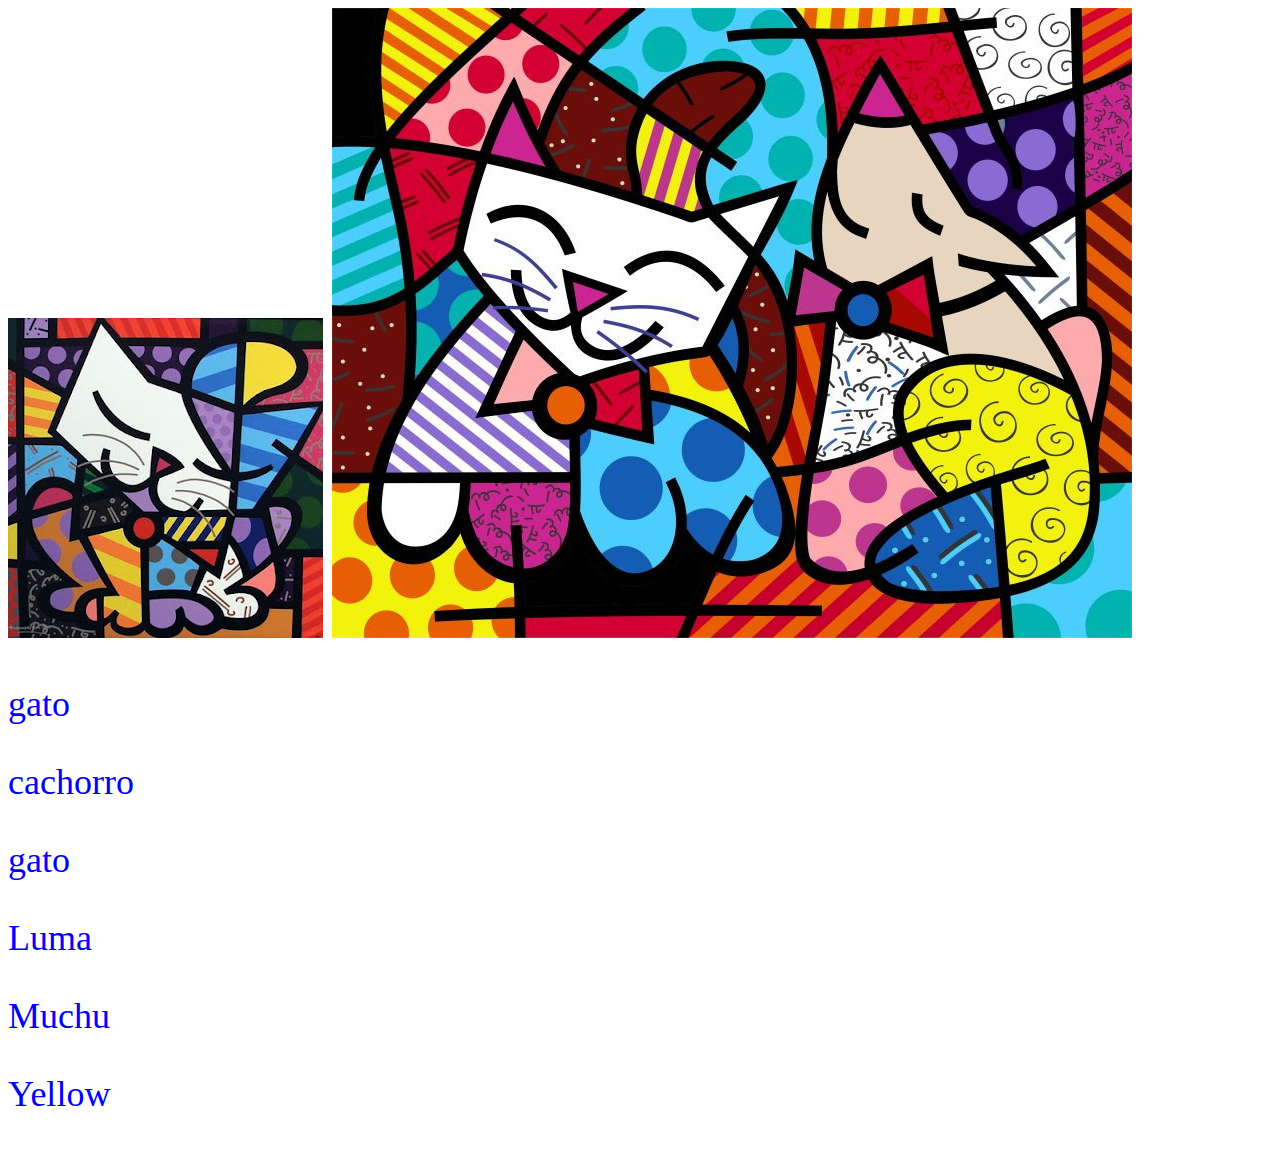
<file: API/index5.html>
<!DOCTYPE html>
<html lang="pt-br">
<head>
    <meta charset="UTF-8">
    <meta http-equiv="X-UA-Compatible" content="IE=edge">
    <meta name="viewport" content="width=device-width, initial-scale=1.0">
    <link rel="stylesheet" href="style.css">
    <title>Document</title>
</head>
<body>
    <!-- a parte do carrossel -->
    <img src="gata.jpg" class="d-block w-100" alt="...">
    <!-- código com div, h5, p omitidos -->
    <img src="cachorro.jpg" class="d-block w-100" alt="..."> 
   
    
    <div id="secao-pets" class="secao">
        <p class="texto">gato</p>
        <p class="texto">cachorro</p>
        <p class="texto">gato</p>
  </div>
<div id="secao-nomes" class="secao">
   <p class="texto">Luma</p>
    <p class="texto">Muchu</p>
    <p class="texto">Yellow</p>
</div>

    <script src="https://cdn.jsdelivr.net/npm/@popperjs/core@2.10.2/dist/umd/popper.min.js" integrity="sha384-7+zCNj/IqJ95wo16oMtfsKbZ9ccEh31eOz1HGyDuCQ6wgnyJNSYdrPa03rtR1zdB" crossorigin="anonymous"></script>
<script src="https://cdn.jsdelivr.net/npm/bootstrap@5.1.3/dist/js/bootstrap.min.js" integrity="sha384-QJHtvGhmr9XOIpI6YVutG+2QOK9T+ZnN4kzFN1RtK3zEFEIsxhlmWl5/YESvpZ13" crossorigin="anonymous"></script>
</body>
</html>
</file>
<file: API/style.css>
*{
    font-size: 1.5rem;
}
header {
    background-color: #7e459b;
    color:white;
}
header ul{
    display: inline-block;
}
header ul li{
    display:inline-block ;
    
}
.secao {
    color: blue;
}
</file>
<file: aula3/index.css>
*{
	box-sizing: border-box;
 }

body{
	font-family: "Helvetica Neue", "Helvetica", Helvetica, Arial, sans-serif;
	font-size: 14px;
}

header{
	background-color: #7e459b;
	height: 7em;
	color: #FFF;
	margin-bottom: 1em;
}

header h1{
	font-size: 2em;
	display:inline-block;
	vertical-align:	middle;
}
header h2{
	font-size: 2em;
	display:inline-block;
	vertical-align:	middle;
}

header .container:before{
	content: '';
	display:inline-block;
	height: 100%;
	vertical-align:	middle;
}

.container{
	width: 60%;
	height: 100%;
	margin: 0 auto;
}

section{
	margin: 2em 0;
	overflow: hidden;
}

section h2{
	font-size: 3em;
	display: block;
	padding-bottom: .5em;
	border-bottom: 1px solid #ccc;
	margin-bottom: .5em;
}

table{
	width: 100%;
	margin-bottom : .5em;
    table-layout: fixed;

}

td, th {
	padding: .7em;
	margin: 0;
	border: 1px solid #ccc;
	text-align: center;
}

th{
	font-weight: bold;
	background-color: #EEE;
}

label{
	color: #555;
	display: block;
	margin-bottom: .2em;
}

.campo{
	margin: 0;
	padding-bottom: 1em;
	width: 100%;
	border: 1px solid #ccc;
	padding: .7em;
	width: 100%;
}

.campo-medio{
	display: inline-block;
	padding-right: .5em;
}

.grupo{
	width: 32%;
	display: inline-block;
	padding: 10px 0px;
}

button{
	padding: .5em 2em;
	border: 0;
	border-bottom: 3px solid;
	font-size: 1.2em;
	cursor: pointer;
	margin: 0;
	margin-top: -3px;
	color: #fff;
	background-color:#0c8cd3;
	border-color: #04324c;
	width: 20%;
    display: block;
    clear: both;
    margin: 10px 0px;

}

button:active{
	margin-top:0px;
	border: 0;
}

button[disabled=disabled], button:disabled {
    background-color: gray;
	border-color: darkgray;

}

.adicionar-paciente{
    margin-top: 30px;
}

.campo-invalido{
	border: 1px solid red;
}

.paciente-invalido {
	background-color: lightcoral;
}
#mensagens-erro {
    color: red;
}
</file>
<file: aula6/styles.css>
@import url('https://fonts.googleapis.com/css2?family=Open+Sans:wght@300;400&display=swap');

* {
  margin: 0;
  padding: 0;
  font-family: 'Open Sans', sans-serif;
}

body {
  background-color: rgb(219, 219, 219);
}

h1 {
  padding: .5em 1em;
  background-color: white;
  border-bottom: 1px solid lightgrey;
  color: grey;
}

.container {
  display: inline-flex;
  flex-wrap: wrap;
  justify-content: space-between;
  width: 80%;
  margin: 2em 10%;
}

.item {
  width: 30em;
  background-color: white;
  box-sizing: border-box;
  padding: 1.5em;
  margin-bottom: 1em;
  border-radius: 5px;
  border: 1px solid lightgray;
}
.item2 {
  width: 30em;
  background-color: white;
  box-sizing: border-box;
  padding: 1.5em;
  margin-left: 135px;
  margin-bottom: 1em;
  border-radius: 5px;
  border: 1px solid lightgray;
}

.item img {
  width: 100%;
}

.item h2 {
  font-size: 1em;
  margin-bottom: .2em;
}


/* ------------------------------ Estilos para o tema escuro (Dark-Mode) ----------------------------------------------- */

/* Os seguintes estilos são os que usaremos para aplicar o modo escuro, 
você terá que modificar os seletores a fim de poder resolver o exercício. */

/* A cor de fundo da página  */
.body-dark{
  background-color: rgb(39, 39, 39);
}

.h1-dark{ 
  background-color: rgb(19, 19, 19);
  color: rgb(170, 170, 170);
  border-color: black;
}
.dark button{
    background-color: rgb(19, 19, 19);
    color: rgb(170, 170, 170);
    padding: 4px;
    border-radius: 3rem;
}

/* Modificações nos items */
.items-dark{
  background-color: rgb(19, 19, 19);
  color: rgb(170, 170, 170);
  border-color: black;
}
.items2-dark{
  background-color: rgb(19, 19, 19);
  color: rgb(170, 170, 170);
  border-color: black;
}

/* Modificações nos paragrafos dos itens e nos cabeçalhos dos itens */
.items-text-dark{
  color: rgb(230, 230, 230);
}
.items2-text-dark{
  color: rgb(230, 230, 230);
}
</file>
<file: aula6/switch.css>
/* The switch - the box around the slider */
 .switch {
    position: relative;
    display: inline-block;
    width: 60px;
    height: 34px;
  }
  
  /* Hide default HTML checkbox */
  .switch input {
    opacity: 0;
    width: 0;
    height: 0;
  }
  
  /* The slider */
  .slider {
    position: absolute;
    cursor: pointer;
    top: 0;
    left: 0;
    right: 0;
    bottom: 0;
    background-color: #ccc;
    -webkit-transition: .4s;
    transition: .4s;
  }
  
  .slider:before {
    position: absolute;
    content: "";
    height: 26px;
    width: 26px;
    left: 4px;
    bottom: 4px;
    background-color: white;
    -webkit-transition: .4s;
    transition: .4s;
  }
  
  input:checked + .slider {
    background-color: rgb(19, 19, 19);
  }
  
  input:focus + .slider {
    box-shadow: 0 0 1px rgb(19, 19, 19);
  }
  
  input:checked + .slider:before {
    -webkit-transform: translateX(26px);
    -ms-transform: translateX(26px);
    transform: translateX(26px);
  }
  
  /* Rounded sliders */
  .slider.round {
    border-radius: 34px;
  }
  
  .slider.round:before {
    border-radius: 50%;
  }
</file>
<file: calculadora/style.css>
html, body {
	width: 100%;
	height: 100vh;
	box-sizing: border-box;
}
body {
    display: flex;
    flex-direction: column;
    justify-content: space-around;
    background-image: linear-gradient(to right bottom, #b30a0a, #89031b, #5d0b1d, #320e17, #000000);
}
header {
    display: flex;
    justify-content: center;
    align-items: center;
    height: 10%;
    font-size: 1.5rem;
    font-family: 'Teko', sans-serif;
    color: white;
}
main {
    height: 43rem;
}
.calculadora {
    display: flex;
    flex-direction: column;
    align-items: center;
    background-color: rgba(0, 0, 0, 0.87);
    height: 38rem;
    width: 30rem;
    margin: 0 auto;
    border-radius: 10px;
}
.container__calculadora {
    width: 80%;
    position: relative;
}
.h2 {
    text-align: end;
    background-color: white;
    padding: 1%;
    font-size: 35px;
    font-family:'Segoe UI', Tahoma, Geneva, Verdana, sans-serif;
    height: 7%;
    width: 75%;
    margin: 5%;
    font-weight: bold;
    border-radius: 10px;
}
.tr{
    display: flex;
}
.td {
   margin: 3%;
   border-radius: 10px;
}
.btn {
    padding: 1.5rem;
    border: none;
    background-color: rgb(15, 70, 70);
    color:white;
    border-radius: 10px;
    font-size: 25px;
    font-weight: bold;
    width: 4.5rem;
    text-align: center;
    cursor: pointer;
    -webkit-tap-highlight-color: transparent;
}
.btn:hover {
    background-color: rgb(6, 26, 34);
}
.btn:active {
    background-color:rgba(27, 162, 211, 0.712);
}
 .tr:nth-child(5) {
    margin-top: 2%;
}
.tr:nth-child(4) td:nth-child(4) {
    position: absolute;
    left: 74%;
    height: 43%;
}
.tr:nth-child(4) td:nth-child(4) .btn {
    height: 100%;
    background-color: orange;
    color: white;
}
.tr:nth-child(4) td:nth-child(4) .btn:hover {
    background-color: orangered;
}
.tr:nth-child(4) td:nth-child(4) .btn:active {
    background-color: red;
}
.tr:nth-child(5) td:nth-child(1) {
    position: absolute;
    width: 43%;
    left: 3%;
}
.tr:nth-child(5) td:nth-child(2) {
    position: absolute;
    left: 53%;
}
.tr:nth-child(5) td:nth-child(1) .btn {
    width: 100%;
}
.footer {
    display: flex;
    align-items: center;
    justify-content: center;
}
.footer p {
    text-align: center;
    color: white;
    font-size: 35px;
    
}
</file>
